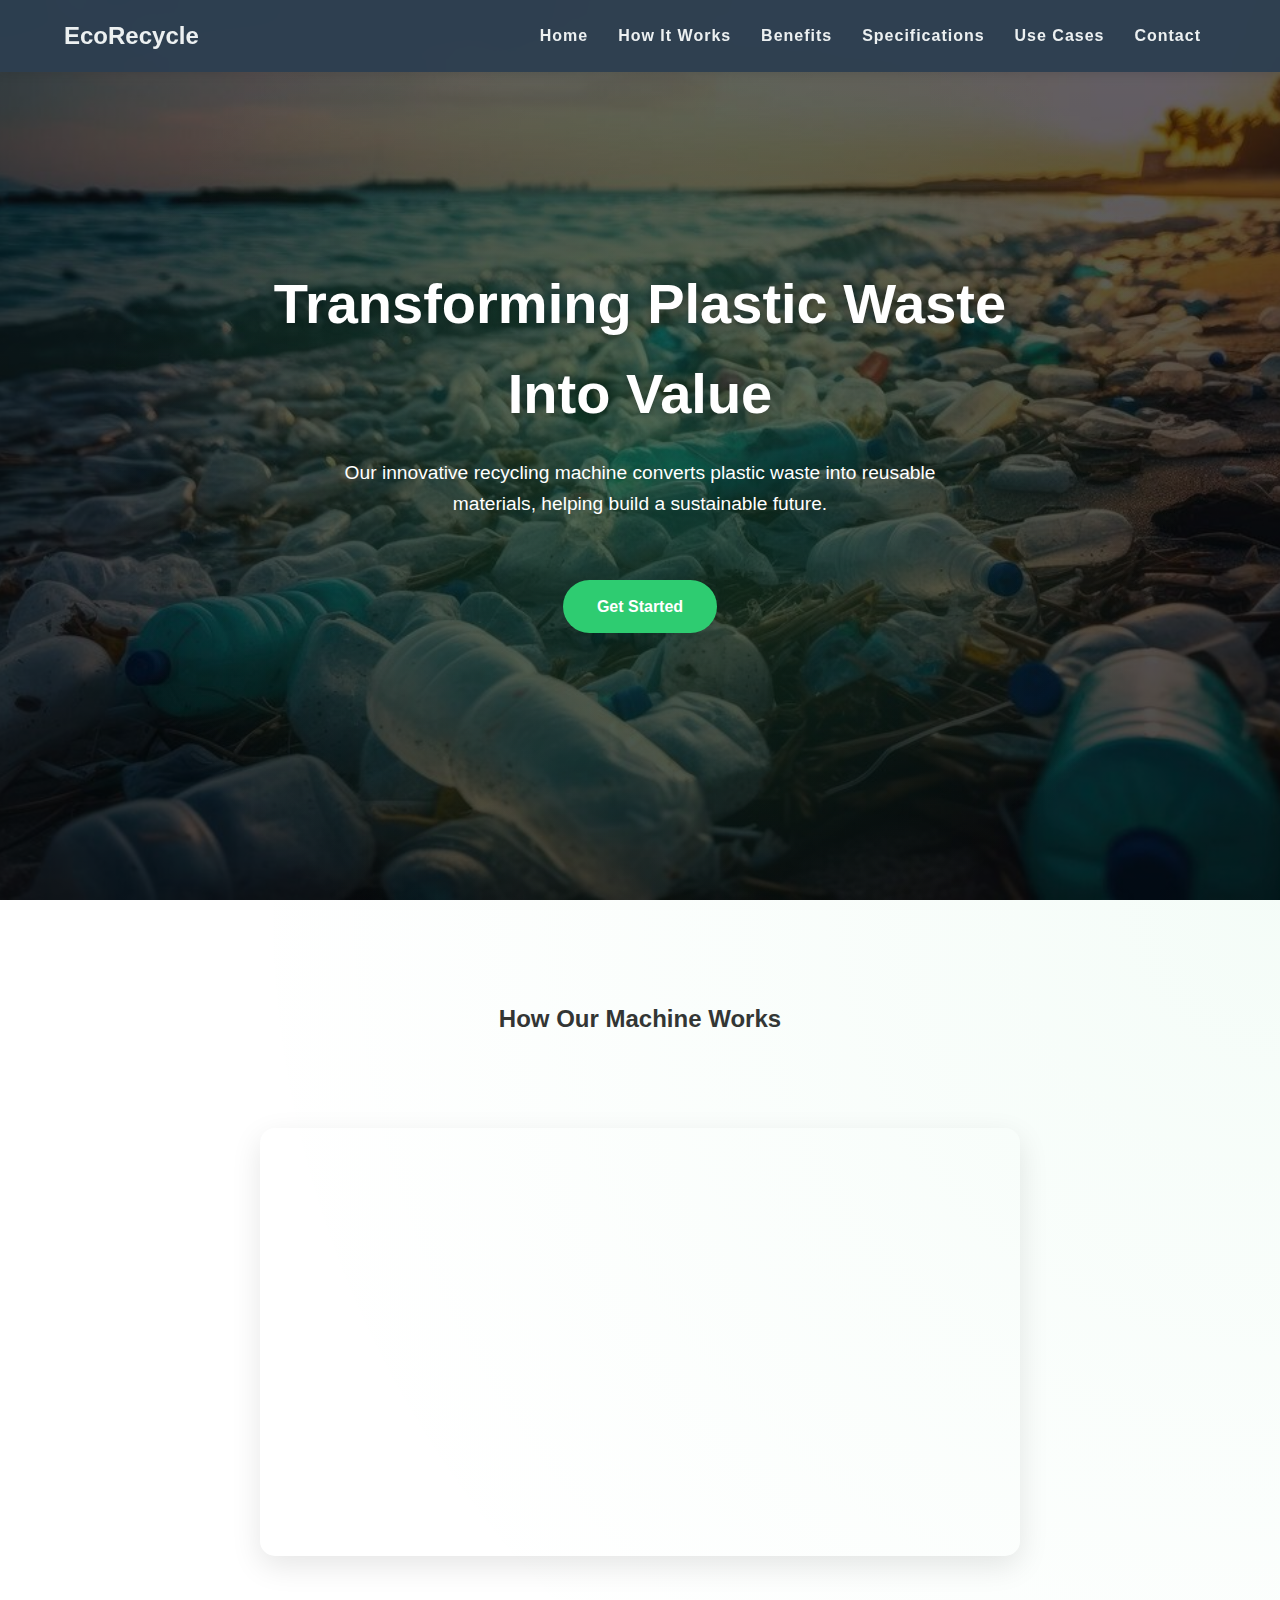
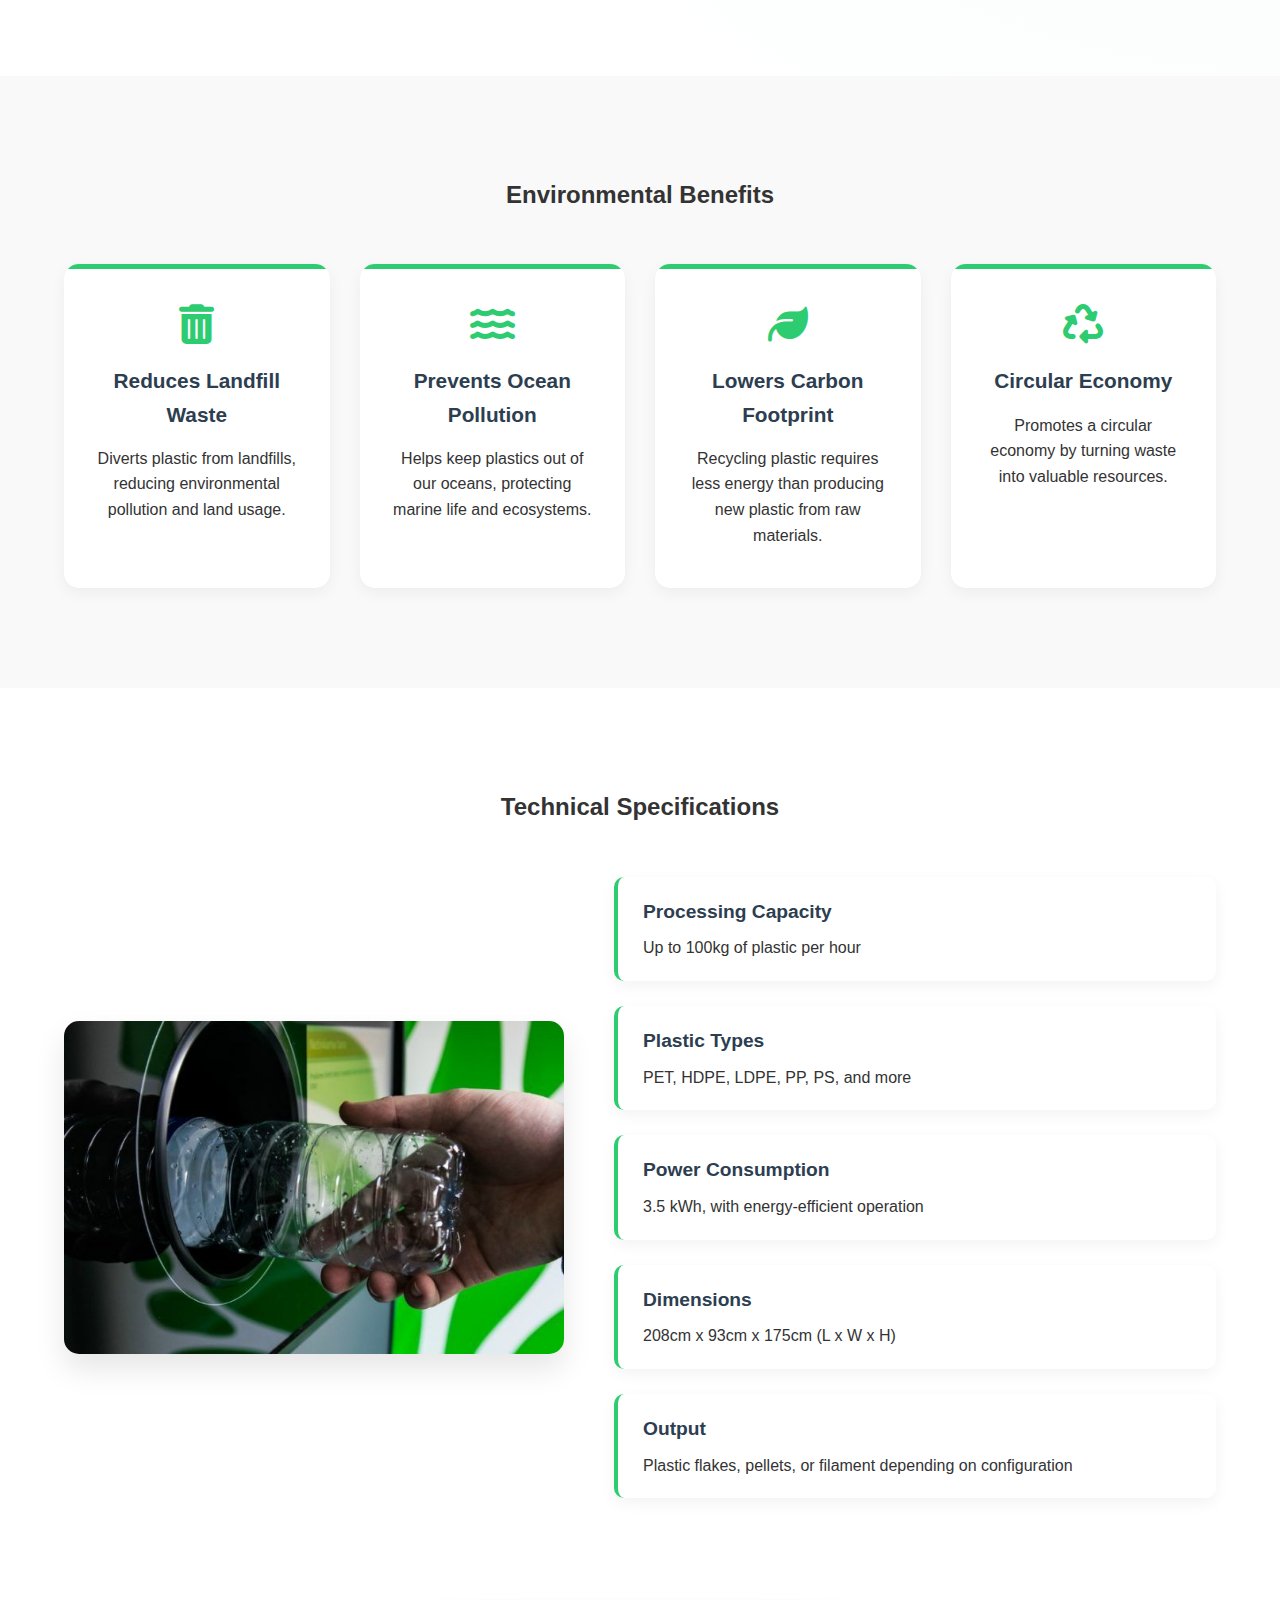
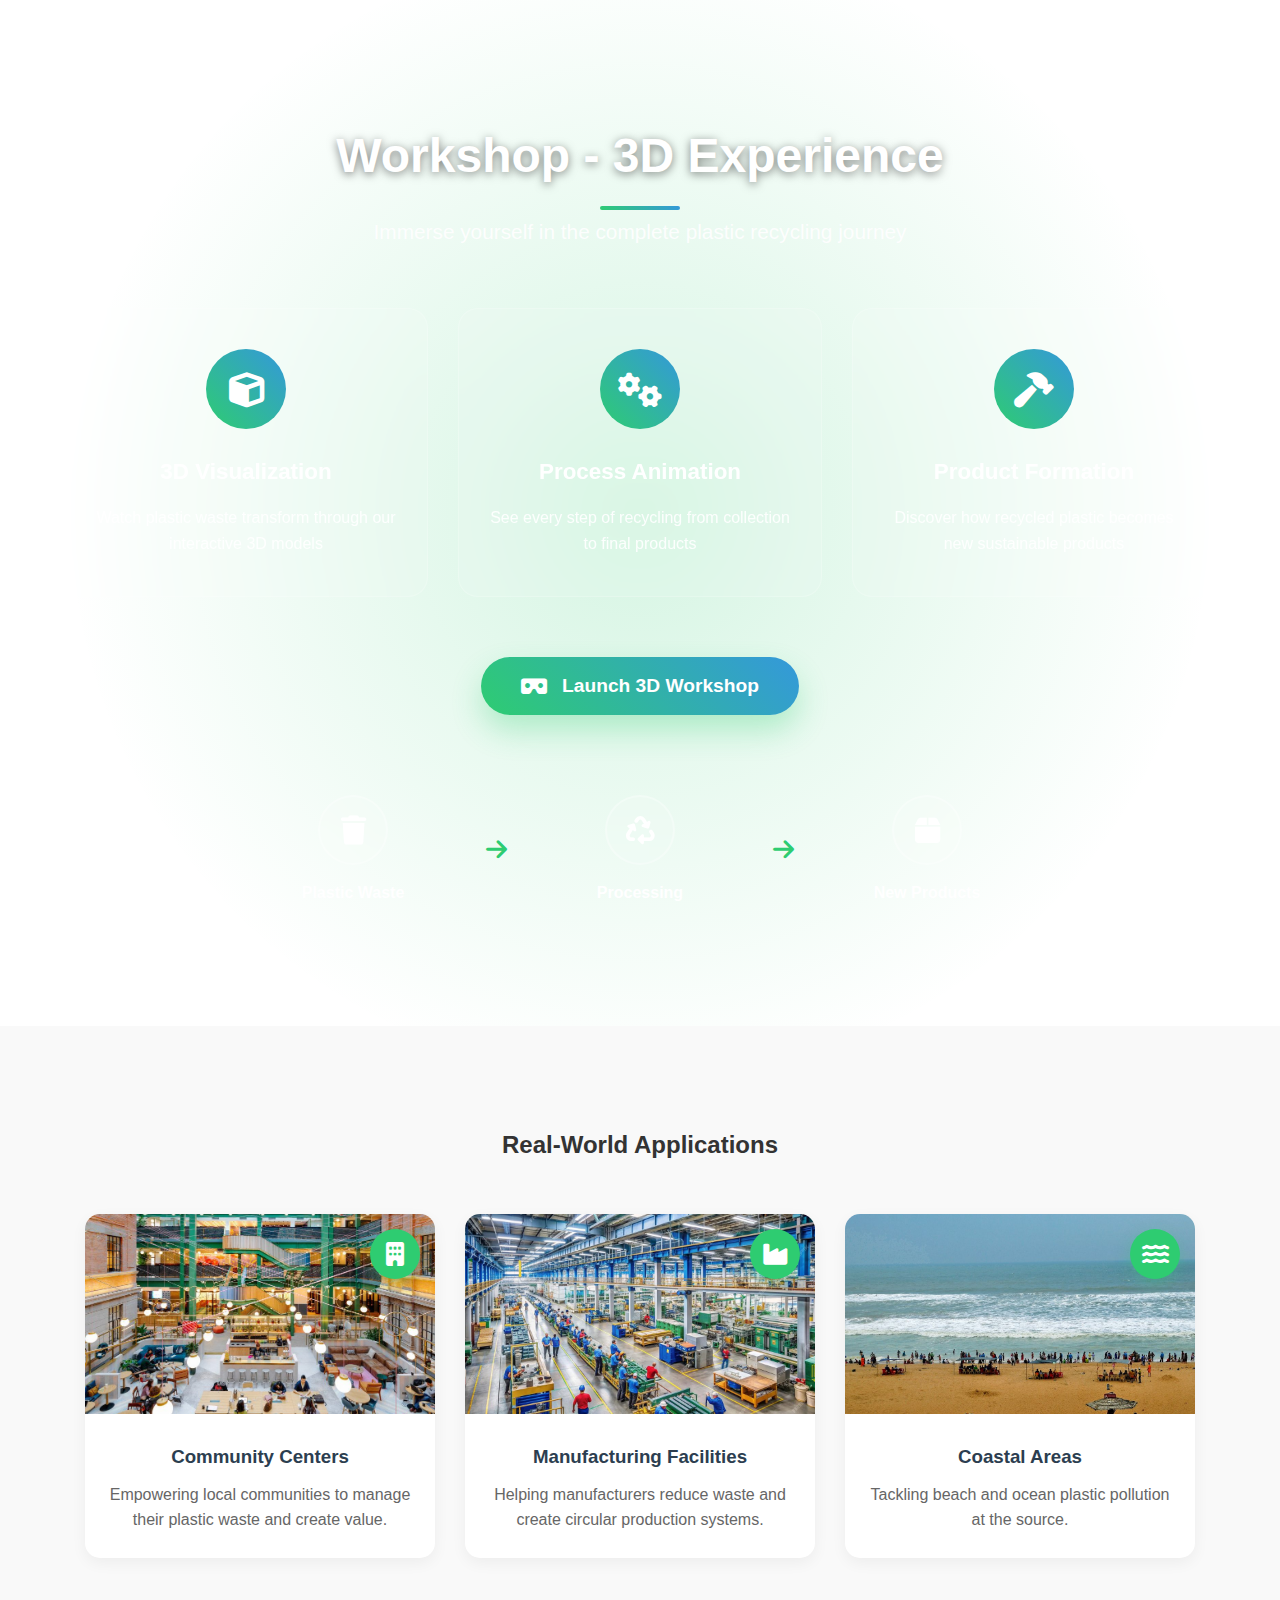
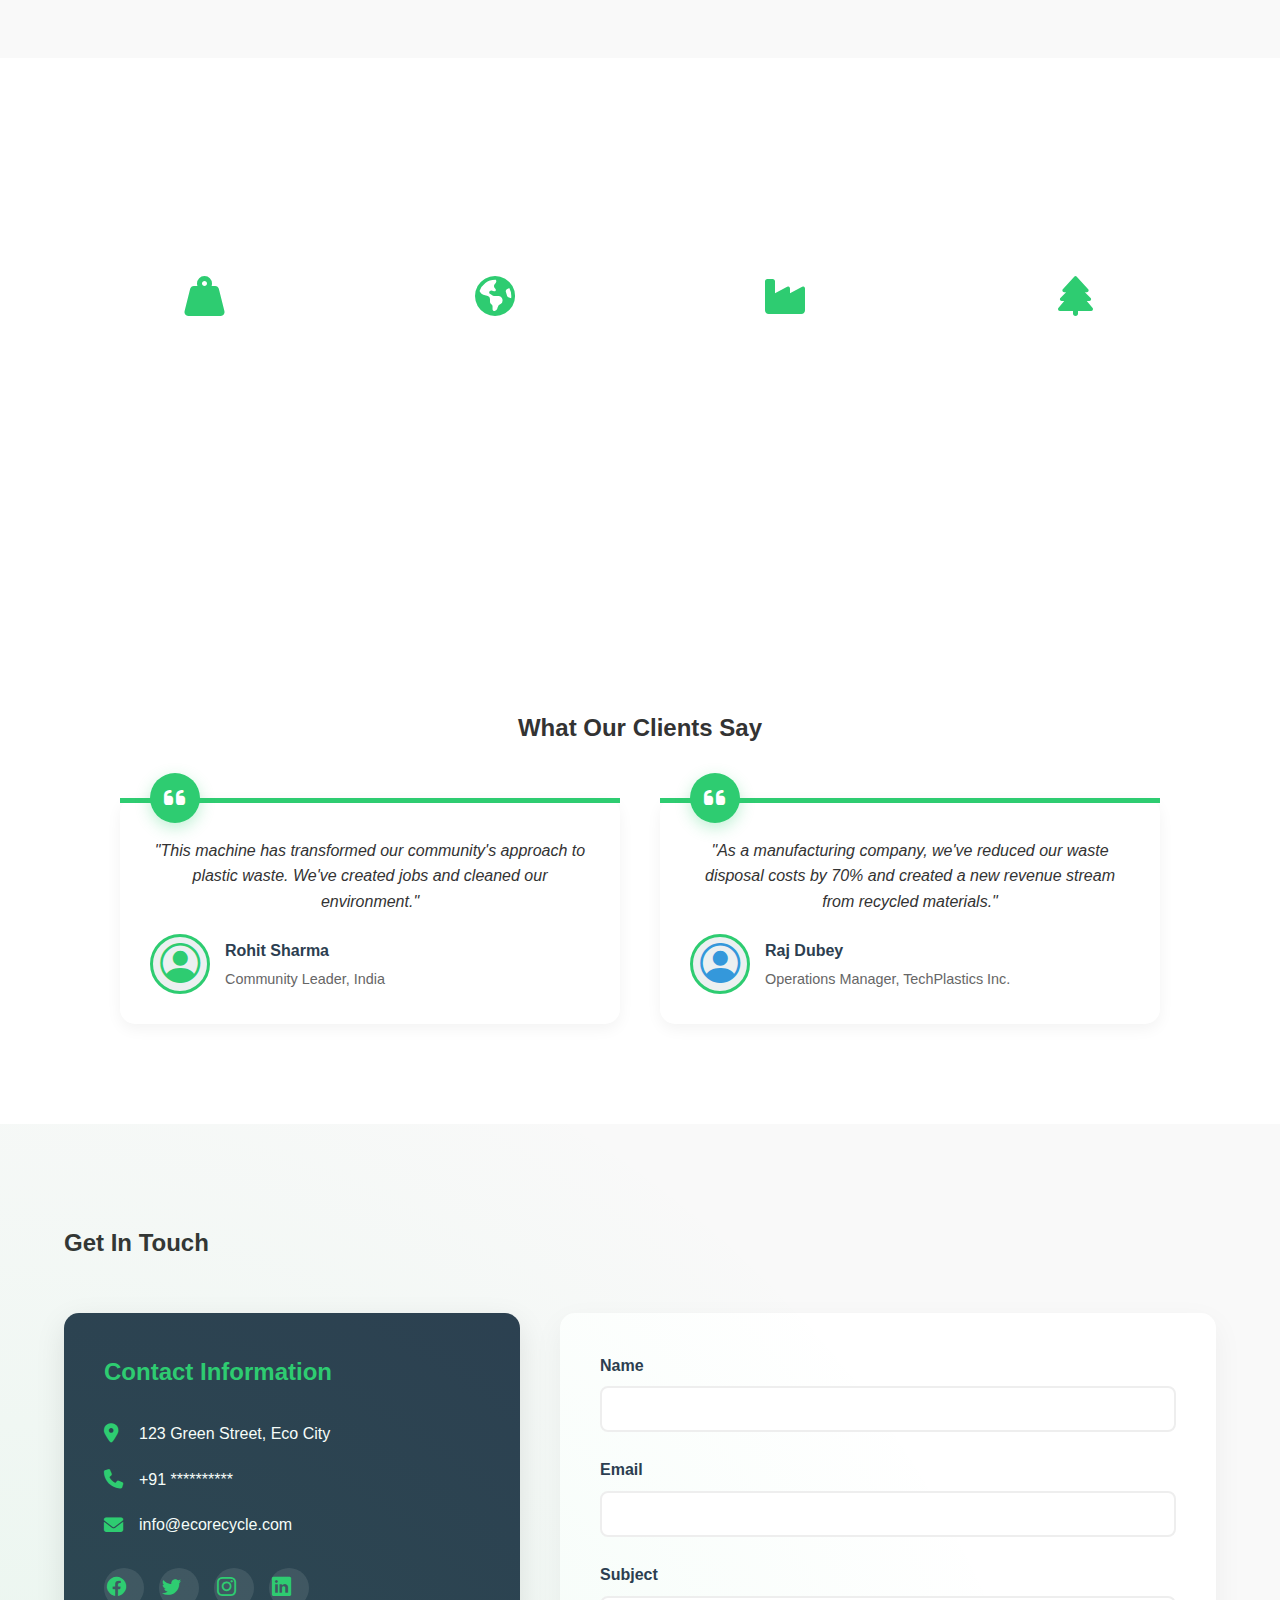
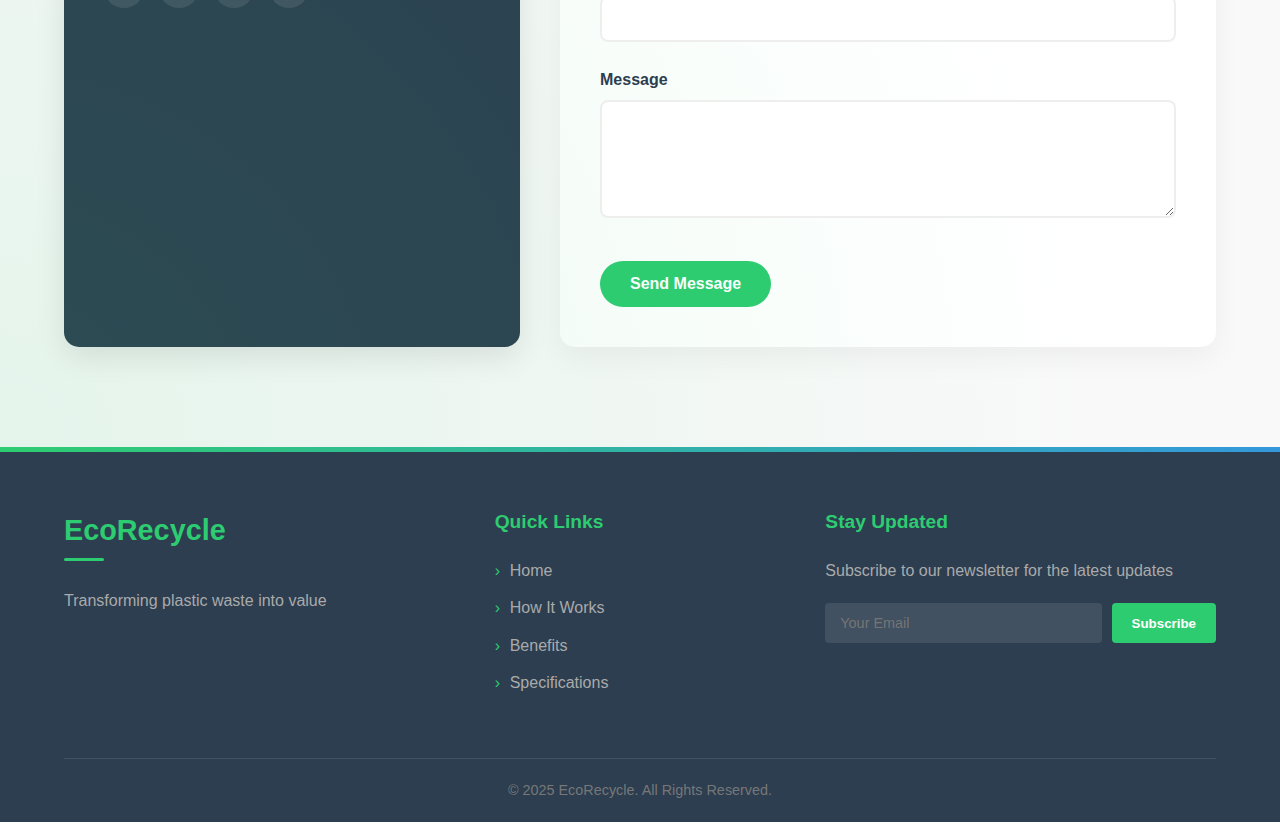
<file: index.html>
<!DOCTYPE html>
<html lang="en">

<head>
    <meta charset="UTF-8">
    <meta name="viewport" content="width=device-width, initial-scale=1.0">
    <title>EcoRecycle - Plastic Waste Recycling Machine</title>
    <link rel="stylesheet" href="styles.css">
    <link rel="stylesheet" href="https://cdnjs.cloudflare.com/ajax/libs/font-awesome/6.4.0/css/all.min.css">
    <link rel="stylesheet" href="https://cdn.jsdelivr.net/npm/bootstrap-icons@1.10.5/font/bootstrap-icons.css">
</head>

<body>
    <header>
        <nav>
            <div class="logo">EcoRecycle</div>
            <ul class="nav-links">
                <li><a href="#home">Home</a></li>
                <li><a href="#how-it-works">How It Works</a></li>
                <li><a href="#benefits">Benefits</a></li>
                <li><a href="#specs">Specifications</a></li>
                <li><a href="#use-cases">Use Cases</a></li>
                <li><a href="#contact">Contact</a></li>
            </ul>
            <div class="burger">
                <div class="line1"></div>
                <div class="line2"></div>
                <div class="line3"></div>
            </div>
        </nav>
    </header>

    <section id="home" class="hero">
        <div class="hero-content">
            <h1>Transforming Plastic Waste Into Value</h1>
            <p>Our innovative recycling machine converts plastic waste into reusable materials, helping build a
                sustainable future.</p>
            <a href="#contact" class="cta-button">Get Started</a>
        </div>
    </section>

    <section id="how-it-works" class="process">
        <h2>How Our Machine Works</h2>
        <div class="process-steps">
            <!-- Process steps here -->
        </div>
        <div class="video-container">
            <div class="video-wrapper">
                <iframe width="560" height="315" src="https://www.youtube.com/embed/WH-3H_-H1b8?si=uTtSpZJGiFe-J9Sq"
                    frameborder="0" allowfullscreen></iframe>
            </div>
        </div>
    </section>

    <!-- Benefits Section -->
    <section id="benefits" class="benefits">
        <h2>Environmental Benefits</h2>
        <div class="benefits-container">
            <div class="benefit-card">
                <i class="fas fa-trash-alt"></i>
                <h3>Reduces Landfill Waste</h3>
                <p>Diverts plastic from landfills, reducing environmental pollution and land usage.</p>
            </div>
            <div class="benefit-card">
                <i class="fas fa-water"></i>
                <h3>Prevents Ocean Pollution</h3>
                <p>Helps keep plastics out of our oceans, protecting marine life and ecosystems.</p>
            </div>
            <div class="benefit-card">
                <i class="fas fa-leaf"></i>
                <h3>Lowers Carbon Footprint</h3>
                <p>Recycling plastic requires less energy than producing new plastic from raw materials.</p>
            </div>
            <div class="benefit-card">
                <i class="fas fa-recycle"></i>
                <h3>Circular Economy</h3>
                <p>Promotes a circular economy by turning waste into valuable resources.</p>
            </div>
        </div>
    </section>

    <!-- Specifications Section -->
    <section id="specs" class="specs">
        <h2>Technical Specifications</h2>
        <div class="specs-container">
            <div class="specs-image">
                <img src="assets/bottle.jpg" alt="Recycling Machine Specifications">
            </div>
            <div class="specs-details">
                <div class="spec-item">
                    <h3>Processing Capacity</h3>
                    <p>Up to 100kg of plastic per hour</p>
                </div>
                <div class="spec-item">
                    <h3>Plastic Types</h3>
                    <p>PET, HDPE, LDPE, PP, PS, and more</p>
                </div>
                <div class="spec-item">
                    <h3>Power Consumption</h3>
                    <p>3.5 kWh, with energy-efficient operation</p>
                </div>
                <div class="spec-item">
                    <h3>Dimensions</h3>
                    <p>208cm x 93cm x 175cm (L x W x H)</p>
                </div>
                <div class="spec-item">
                    <h3>Output</h3>
                    <p>Plastic flakes, pellets, or filament depending on configuration</p>
                </div>
            </div>
        </div>
    </section>

    <!-- 3D Workshop Experience Section -->
    <section id="workshop-3d" class="workshop-3d-section">
        <div class="workshop-3d-overlay">
            <div class="workshop-3d-container">
                <h2>Workshop - 3D Experience</h2>
                <p class="workshop-3d-subtitle">Immerse yourself in the complete plastic recycling journey</p>

                <div class="experience-grid">
                    <div class="experience-card">
                        <div class="experience-icon">
                            <i class="fas fa-cube"></i>
                        </div>
                        <h3>3D Visualization</h3>
                        <p>Watch plastic waste transform through our interactive 3D models</p>
                    </div>

                    <div class="experience-card">
                        <div class="experience-icon">
                            <i class="fas fa-cogs"></i>
                        </div>
                        <h3>Process Animation</h3>
                        <p>See every step of recycling from collection to final products</p>
                    </div>

                    <div class="experience-card">
                        <div class="experience-icon">
                            <i class="fas fa-hammer"></i>
                        </div>
                        <h3>Product Formation</h3>
                        <p>Discover how recycled plastic becomes new sustainable products</p>
                    </div>
                </div>

                <div class="workshop-3d-demo">
                    <div class="demo-container">
                        <button type="button" id="launch-3d-workshop" class="workshop-3d-btn">
                            <i class="fas fa-vr-cardboard"></i>
                            Launch 3D Workshop
                        </button>
                    </div>
                </div>

                <div class="transformation-steps">
                    <div class="step-flow">
                        <div class="flow-step">
                            <div class="step-icon">
                                <i class="fas fa-trash"></i>
                            </div>
                            <span>Plastic Waste</span>
                        </div>
                        <div class="flow-arrow">
                            <i class="fas fa-arrow-right"></i>
                        </div>
                        <div class="flow-step">
                            <div class="step-icon">
                                <i class="fas fa-recycle"></i>
                            </div>
                            <span>Processing</span>
                        </div>
                        <div class="flow-arrow">
                            <i class="fas fa-arrow-right"></i>
                        </div>
                        <div class="flow-step">
                            <div class="step-icon">
                                <i class="fas fa-box"></i>
                            </div>
                            <span>New Products</span>
                        </div>
                    </div>
                </div>
            </div>
        </div>
    </section>

    <!-- Use Cases Section -->
    <section id="use-cases" class="use-cases">
        <h2>Real-World Applications</h2>
        <div class="cases-container">
            <div class="case-card">
                <div class="case-icon"><i class="fas fa-building"></i></div>
                <img src="assets/community.png" alt="Community Recycling Center">
                <h3>Community Centers</h3>
                <p>Empowering local communities to manage their plastic waste and create value.</p>
            </div>
            <div class="case-card">
                <div class="case-icon"><i class="fas fa-industry"></i></div>
                <img src="assets/industry.png" alt="Manufacturing Facility">
                <h3>Manufacturing Facilities</h3>
                <p>Helping manufacturers reduce waste and create circular production systems.</p>
            </div>
            <div class="case-card">
                <div class="case-icon"><i class="fas fa-water"></i></div>
                <img src="assets/coastal.png" alt="Coastal Area">
                <h3>Coastal Areas</h3>
                <p>Tackling beach and ocean plastic pollution at the source.</p>
            </div>
        </div>
    </section>

    <!-- Impact Statistics -->
    <section class="impact">
        <h2>Our Impact</h2>
        <div class="stats-container">
            <div class="stat-box">
                <i class="fas fa-weight-hanging"></i>
                <span class="counter" data-target="5000">0</span>
                <p>Tons of Plastic Recycled</p>
            </div>
            <div class="stat-box">
                <i class="fas fa-globe-americas"></i>
                <span class="counter" data-target="25">0</span>
                <p>Countries Using Our Machines</p>
            </div>
            <div class="stat-box">
                <i class="fas fa-industry"></i>
                <span class="counter" data-target="350">0</span>
                <p>Machines Deployed</p>
            </div>
            <div class="stat-box">
                <i class="fas fa-tree"></i>
                <span class="counter" data-target="12000">0</span>
                <p>CO₂ Tons Saved</p>
            </div>
        </div>
    </section>

    <!-- Testimonials -->
    <section class="testimonials">
        <h2>What Our Clients Say</h2>
        <div class="testimonial-container">
            <div class="testimonial">
                <div class="testimonial-icon"><i class="fas fa-quote-left"></i></div>
                <div class="testimonial-text">
                    <p>"This machine has transformed our community's approach to plastic waste. We've created jobs and
                        cleaned our environment."</p>
                </div>
                <div class="testimonial-author">
                    <div class="author-image">
                        <i class="bi bi-person-circle"></i>
                    </div>
                    <div>
                        <h4>Rohit Sharma</h4>
                        <p>Community Leader, India</p>
                    </div>
                </div>
            </div>
            <div class="testimonial">
                <div class="testimonial-icon"><i class="fas fa-quote-left"></i></div>
                <div class="testimonial-text">
                    <p>"As a manufacturing company, we've reduced our waste disposal costs by 70% and created a new
                        revenue stream from recycled materials."</p>
                </div>
                <div class="testimonial-author">
                    <div class="author-image">
                        <i class="bi bi-person-circle"></i>
                    </div>
                    <div>
                        <h4>Raj Dubey</h4>
                        <p>Operations Manager, TechPlastics Inc.</p>
                    </div>
                </div>
            </div>
        </div>
    </section>

    <!-- Contact Form -->
    <section id="contact" class="contact">
        <h2>Get In Touch</h2>
        <div class="contact-container">
            <div class="contact-info">
                <h3>Contact Information</h3>
                <p><i class="fas fa-map-marker-alt"></i> 123 Green Street, Eco City</p>
                <p><i class="fas fa-phone"></i> +91 **********</p>
                <p><i class="fas fa-envelope"></i> info@ecorecycle.com</p>
                <div class="social-links">
                    <a href="#"><i class="bi bi-facebook"></i></a>
                    <a href="#"><i class="bi bi-twitter"></i></a>
                    <a href="#"><i class="bi bi-instagram"></i></a>
                    <a href="#"><i class="bi bi-linkedin"></i></a>
                </div>
            </div>
            <form class="contact-form">
                <div class="form-group">
                    <label for="name">Name</label>
                    <input type="text" id="name" name="name" required>
                </div>
                <div class="form-group">
                    <label for="email">Email</label>
                    <input type="email" id="email" name="email" required>
                </div>
                <div class="form-group">
                    <label for="subject">Subject</label>
                    <input type="text" id="subject" name="subject">
                </div>
                <div class="form-group">
                    <label for="message">Message</label>
                    <textarea id="message" name="message" rows="5" required></textarea>
                </div>
                <button type="submit" class="submit-btn">Send Message</button>
            </form>
        </div>
    </section>

    <!-- Workshop Modal -->
    <div id="workshop-modal" class="workshop-modal">
        <div class="modal-content-workshop">
            <span class="close-workshop">&times;</span>
            <iframe id="workshop-frame" src="" width="100%" height="100%" frameborder="0"></iframe>
        </div>
    </div>

    <footer>
        <div class="footer-content">
            <div class="footer-logo">
                <h3>EcoRecycle</h3>
                <p>Transforming plastic waste into value</p>
            </div>
            <div class="footer-links">
                <h4>Quick Links</h4>
                <ul>
                    <li><a href="#home">Home</a></li>
                    <li><a href="#how-it-works">How It Works</a></li>
                    <li><a href="#benefits">Benefits</a></li>
                    <li><a href="#specs">Specifications</a></li>
                </ul>
            </div>
            <div class="footer-newsletter">
                <h4>Stay Updated</h4>
                <p>Subscribe to our newsletter for the latest updates</p>
                <form>
                    <input type="email" placeholder="Your Email">
                    <button type="submit">Subscribe</button>
                </form>
            </div>
        </div>
        <div class="footer-bottom">
            <p>&copy; 2025 EcoRecycle. All Rights Reserved.</p>
        </div>
    </footer>
</body>

<script src="script.js"></script>

</html>
</file>
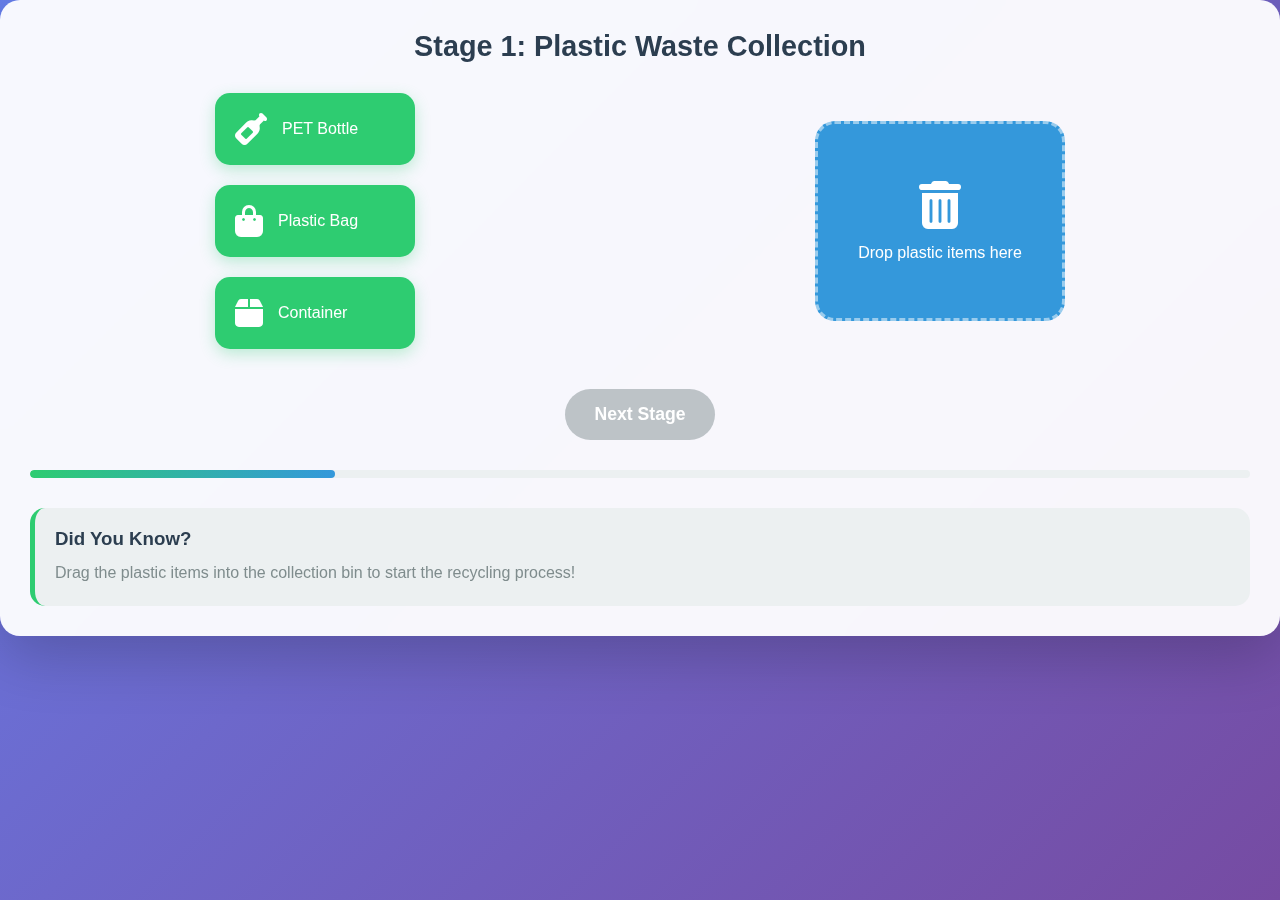
<file: workshop.html>
<!DOCTYPE html>
<html lang="en">

<head>
    <meta charset="UTF-8">
    <meta name="viewport" content="width=device-width, initial-scale=1.0">
    <title>3D Plastic Recycling Workshop</title>
    <link rel="stylesheet" href="workshop.css">
    <link rel="stylesheet" href="https://cdnjs.cloudflare.com/ajax/libs/font-awesome/6.4.0/css/all.min.css">
</head>

<body>
    <div class="workshop-content">
        <div class="stage-container">
            <div class="stage active" id="stage-1">
                <h2>Stage 1: Plastic Waste Collection</h2>
                <div class="stage-visual">
                    <div class="plastic-items">
                        <div class="plastic-item bottle" draggable="true">
                            <i class="fas fa-wine-bottle"></i>
                            <span>PET Bottle</span>
                        </div>
                        <div class="plastic-item bag" draggable="true">
                            <i class="fas fa-shopping-bag"></i>
                            <span>Plastic Bag</span>
                        </div>
                        <div class="plastic-item container" draggable="true">
                            <i class="fas fa-box"></i>
                            <span>Container</span>
                        </div>
                    </div>
                    <div class="collection-bin">
                        <i class="fas fa-trash-alt"></i>
                        <span>Drop plastic items here</span>
                    </div>
                </div>
                <button class="next-stage-btn" disabled>Next Stage</button>
            </div>

            <div class="stage" id="stage-2">
                <h2>Stage 2: Sorting & Cleaning</h2>
                <div class="stage-visual">
                    <div class="sorting-machine">
                        <i class="fas fa-cogs"></i>
                        <span>Automated Sorting</span>
                    </div>
                    <div class="cleaning-process">
                        <i class="fas fa-tint"></i>
                        <span>Cleaning Process</span>
                    </div>
                </div>
                <button class="next-stage-btn">Next Stage</button>
            </div>

            <div class="stage" id="stage-3">
                <h2>Stage 3: Shredding & Melting</h2>
                <div class="stage-visual">
                    <div class="shredder">
                        <i class="fas fa-cut"></i>
                        <span>Shredding</span>
                    </div>
                    <div class="melting-chamber">
                        <i class="fas fa-fire"></i>
                        <span>Melting</span>
                    </div>
                </div>
                <button class="next-stage-btn">Next Stage</button>
            </div>

            <div class="stage" id="stage-4">
                <h2>Stage 4: Product Formation</h2>
                <div class="stage-visual">
                    <div class="molding-machine">
                        <i class="fas fa-hammer"></i>
                        <span>Molding</span>
                    </div>
                    <div class="final-products">
                        <div class="product">
                            <i class="fas fa-chair"></i>
                            <span>Furniture</span>
                        </div>
                        <div class="product">
                            <i class="fas fa-th-large"></i>
                            <span>Tiles</span>
                        </div>
                        <div class="product">
                            <i class="fas fa-cube"></i>
                            <span>Bricks</span>
                        </div>
                    </div>
                </div>
                <button class="restart-btn">Restart Workshop</button>
            </div>
        </div>

        <div class="progress-bar">
            <div class="progress-fill"></div>
            <div class="progress-steps">
                <div class="step active">1</div>
                <div class="step">2</div>
                <div class="step">3</div>
                <div class="step">4</div>
            </div>
        </div>

        <div class="info-panel">
            <h3>Did You Know?</h3>
            <p id="info-text">Drag the plastic items into the collection bin to start the recycling process!</p>
        </div>
    </div>

    <script src="workshop.js"></script>
</body>

</html>
</file>
<file: styles.css>
:root {
    --primary-color: #2ecc71;
    --secondary-color: #27ae60;
    --dark-color: #2c3e50;
    --light-color: #ecf0f1;
    --accent-color: #3498db;
    --hover-shadow: 0 10px 25px rgba(46, 204, 113, 0.3);
}

* {
    margin: 0;
    padding: 0;
    box-sizing: border-box;
}

body {
    font-family: 'Segoe UI', Tahoma, Geneva, Verdana, sans-serif;
    line-height: 1.6;
    color: #333;
    overflow-x: hidden;
}

/* Enhanced Navigation */
nav {
    display: flex;
    justify-content: space-between;
    align-items: center;
    min-height: 8vh;
    background-color: rgba(44, 62, 80, 0.95);
    backdrop-filter: blur(10px);
    padding: 0 5%;
    position: fixed;
    width: 100%;
    z-index: 100;
    box-shadow: 0 2px 10px rgba(0, 0, 0, 0.1);
    transition: all 0.3s ease;
}

nav.scrolled {
    min-height: 6vh;
    background-color: rgba(44, 62, 80, 0.98);
}

.logo {
    color: var(--light-color);
    font-size: 1.5rem;
    font-weight: bold;
    position: relative;
    overflow: hidden;
}

.logo::after {
    content: '';
    position: absolute;
    bottom: 0;
    left: 0;
    width: 0;
    height: 2px;
    background-color: var(--primary-color);
    transition: width 0.3s ease;
}

.logo:hover::after {
    width: 100%;
}

.nav-links {
    display: flex;
    justify-content: space-around;
    width: 60%;
}

.nav-links li {
    list-style: none;
    position: relative;
}

.nav-links a {
    color: var(--light-color);
    text-decoration: none;
    letter-spacing: 1px;
    font-weight: bold;
    transition: 0.3s;
    padding: 8px 12px;
    border-radius: 4px;
}

.nav-links a::after {
    content: '';
    position: absolute;
    bottom: -5px;
    left: 50%;
    width: 0;
    height: 2px;
    background-color: var(--primary-color);
    transition: all 0.3s ease;
    transform: translateX(-50%);
}

.nav-links a:hover {
    color: var(--primary-color);
}

.nav-links a:hover::after {
    width: 70%;
}

/* Burger menu with animation */
.burger {
    display: none;
    cursor: pointer;
}

.burger div {
    width: 25px;
    height: 3px;
    background-color: var(--light-color);
    margin: 5px;
    transition: all 0.3s ease;
}

.toggle .line1 {
    transform: rotate(-45deg) translate(-5px, 6px);
}

.toggle .line2 {
    opacity: 0;
}

.toggle .line3 {
    transform: rotate(45deg) translate(-5px, -6px);
}

/* Enhanced Hero Section */
.hero {
    height: 100vh;
    background: linear-gradient(rgba(0, 0, 0, 0.6), rgba(0, 0, 0, 0.7)), url('assets/plasticwaste.jpg');
    background-size: cover;
    background-position: center;
    background-attachment: fixed;
    display: flex;
    align-items: center;
    justify-content: center;
    text-align: center;
    color: white;
    position: relative;
    overflow: hidden;
}

.hero::before {
    content: '';
    position: absolute;
    top: 0;
    left: 0;
    width: 100%;
    height: 100%;
    background: radial-gradient(circle, rgba(46, 204, 113, 0.2) 0%, rgba(0, 0, 0, 0) 70%);
}

.hero-content {
    max-width: 800px;
    padding: 0 20px;
    position: relative;
    z-index: 1;
    animation: fadeIn 1.5s ease-out;
}

@keyframes fadeIn {
    from { opacity: 0; transform: translateY(20px); }
    to { opacity: 1; transform: translateY(0); }
}

.hero h1 {
    font-size: 3.5rem;
    margin-bottom: 20px;
    text-shadow: 0 2px 10px rgba(0, 0, 0, 0.3);
}

.hero p {
    font-size: 1.2rem;
    margin-bottom: 30px;
    max-width: 600px;
    margin-left: auto;
    margin-right: auto;
}

.cta-button {
    display: inline-block;
    background-color: var(--primary-color);
    color: white;
    padding: 14px 34px;
    border-radius: 50px;
    text-decoration: none;
    font-weight: bold;
    margin-top: 30px;
    transition: all 0.4s cubic-bezier(0.175, 0.885, 0.32, 1.275);
    position: relative;
    overflow: hidden;
    z-index: 1;
}

.cta-button::before {
    content: '';
    position: absolute;
    top: 0;
    left: 0;
    width: 0;
    height: 100%;
    background-color: var(--secondary-color);
    transition: all 0.4s ease-in-out;
    z-index: -1;
    border-radius: 50px;
}

.cta-button:hover {
    transform: translateY(-5px);
    box-shadow: var(--hover-shadow);
}

.cta-button:hover::before {
    width: 100%;
}

/* Enhanced Process Section */
.process {
    padding: 100px 5%;
    text-align: center;
    position: relative;
}

.process::before {
    content: '';
    position: absolute;
    top: 0;
    left: 0;
    width: 100%;
    height: 100%;
    background: radial-gradient(circle at top right, rgba(46, 204, 113, 0.05) 0%, rgba(255, 255, 255, 0) 70%);
    pointer-events: none;
}

.section-title {
    font-size: 2.5rem;
    margin-bottom: 60px;
    color: var(--dark-color);
    position: relative;
    display: inline-block;
}

.section-title::after {
    content: '';
    position: absolute;
    width: 70px;
    height: 4px;
    background-color: var(--primary-color);
    bottom: -15px;
    left: 50%;
    transform: translateX(-50%);
    border-radius: 2px;
}

.process-steps {
    display: flex;
    justify-content: space-around;
    flex-wrap: wrap;
    margin-bottom: 70px;
    gap: 30px;
}

.step-card {
    flex: 1 1 250px;
    max-width: 300px;
    background-color: white;
    padding: 30px;
    border-radius: 15px;
    box-shadow: 0 5px 20px rgba(0, 0, 0, 0.05);
    transition: all 0.3s ease;
    position: relative;
    z-index: 1;
    overflow: hidden;
}

.step-card::before {
    content: '';
    position: absolute;
    top: 0;
    left: 0;
    width: 100%;
    height: 0;
    background: linear-gradient(to bottom, rgba(46, 204, 113, 0.1), transparent);
    transition: height 0.5s ease;
    z-index: -1;
}

.step-card:hover {
    transform: translateY(-10px);
    box-shadow: 0 15px 30px rgba(0, 0, 0, 0.1);
}

.step-card:hover::before {
    height: 100%;
}

.step-number {
    display: inline-block;
    width: 50px;
    height: 50px;
    background-color: var(--primary-color);
    color: white;
    border-radius: 50%;
    line-height: 50px;
    font-size: 1.5rem;
    font-weight: bold;
    margin-bottom: 20px;
    transition: all 0.3s ease;
}

.step-card:hover .step-number {
    transform: scale(1.1);
    box-shadow: 0 0 15px rgba(46, 204, 113, 0.5);
}

/* Enhanced Benefits Section */
.benefits {
    padding: 100px 5%;
    background-color: #f9f9f9;
    text-align: center;
    position: relative;
}

.benefits-container {
    display: flex;
    flex-wrap: wrap;
    justify-content: center;
    gap: 30px;
    margin-top: 50px;
}

.benefit-card {
    background-color: white;
    border-radius: 15px;
    padding: 40px 30px;
    box-shadow: 0 5px 15px rgba(0, 0, 0, 0.05);
    flex: 1 1 250px;
    max-width: 300px;
    transition: all 0.4s ease;
    position: relative;
    overflow: hidden;
    z-index: 1;
}

.benefit-card::before {
    content: '';
    position: absolute;
    top: 0;
    left: 0;
    width: 100%;
    height: 5px;
    background-color: var(--primary-color);
    transition: all 0.3s ease;
}

.benefit-card:hover {
    transform: translateY(-15px);
    box-shadow: 0 15px 30px rgba(0, 0, 0, 0.1);
}

.benefit-card:hover::before {
    height: 10px;
}

.benefit-card i {
    font-size: 2.5rem;
    color: var(--primary-color);
    margin-bottom: 20px;
    transition: all 0.3s ease;
}

.benefit-card:hover i {
    transform: scale(1.2);
    color: var(--secondary-color);
}

.benefit-card h3 {
    margin-bottom: 15px;
    font-size: 1.3rem;
    color: var(--dark-color);
}

/* Enhanced Specs Section */
.specs {
    padding: 100px 5%;
    text-align: center;
}

.specs-container {
    display: flex;
    flex-wrap: wrap;
    align-items: center;
    justify-content: space-between;
    gap: 50px;
    margin-top: 50px;
}

.specs-image {
    flex: 1 1 400px;
    max-width: 500px;
    border-radius: 15px;
    overflow: hidden;
    box-shadow: 0 15px 30px rgba(0, 0, 0, 0.1);
    transition: all 0.3s ease;
}

.specs-image:hover {
    transform: scale(1.03);
    box-shadow: 0 20px 40px rgba(0, 0, 0, 0.15);
}

.specs-image img {
    width: 100%;
    height: auto;
    display: block;
    transition: all 0.5s ease;
}

.specs-image:hover img {
    transform: scale(1.05);
}

.specs-details {
    flex: 1 1 400px;
    display: flex;
    flex-direction: column;
    gap: 25px;
    text-align: left;
}

.spec-item {
    background-color: white;
    padding: 20px 25px;
    border-radius: 10px;
    box-shadow: 0 5px 15px rgba(0, 0, 0, 0.05);
    transition: all 0.3s ease;
    border-left: 4px solid var(--primary-color);
}

.spec-item:hover {
    transform: translateX(10px);
    box-shadow: 0 8px 20px rgba(0, 0, 0, 0.1);
}

.spec-item h3 {
    color: var(--dark-color);
    margin-bottom: 8px;
    font-size: 1.2rem;
}

/* 3D Workshop Experience Section */
.workshop-3d-section {
    position: relative;
    padding: 120px 5%;
    background: linear-gradient(rgba(0, 0, 0, 0.7), rgba(0, 0, 0, 0.8)), url('assets/plasticwaste.jpg');
    background-size: cover;
    background-position: center;
    background-attachment: fixed;
    color: white;
    text-align: center;
    overflow: hidden;
}

.workshop-3d-section::before {
    content: '';
    position: absolute;
    top: 0;
    left: 0;
    width: 100%;
    height: 100%;
    background: radial-gradient(circle at center, rgba(46, 204, 113, 0.2) 0%, rgba(0, 0, 0, 0) 70%);
    pointer-events: none;
}

.workshop-3d-overlay {
    position: relative;
    z-index: 2;
}

.workshop-3d-container {
    max-width: 1200px;
    margin: 0 auto;
}

.workshop-3d-section h2 {
    font-size: 3rem;
    margin-bottom: 20px;
    color: white;
    text-shadow: 0 2px 10px rgba(0, 0, 0, 0.5);
    position: relative;
}

.workshop-3d-section h2::after {
    content: '';
    position: absolute;
    width: 80px;
    height: 4px;
    background: linear-gradient(45deg, var(--primary-color), var(--accent-color));
    bottom: -15px;
    left: 50%;
    transform: translateX(-50%);
    border-radius: 2px;
}

.workshop-3d-subtitle {
    font-size: 1.3rem;
    margin-bottom: 60px;
    opacity: 0.9;
    max-width: 600px;
    margin-left: auto;
    margin-right: auto;
}

.experience-grid {
    display: grid;
    grid-template-columns: repeat(auto-fit, minmax(300px, 1fr));
    gap: 30px;
    margin-bottom: 60px;
}

.experience-card {
    background: rgba(255, 255, 255, 0.1);
    backdrop-filter: blur(10px);
    border: 1px solid rgba(255, 255, 255, 0.2);
    border-radius: 20px;
    padding: 40px 30px;
    transition: all 0.4s ease;
    position: relative;
    overflow: hidden;
}

.experience-card::before {
    content: '';
    position: absolute;
    top: 0;
    left: 0;
    width: 100%;
    height: 100%;
    background: linear-gradient(135deg, rgba(46, 204, 113, 0.1), rgba(52, 152, 219, 0.1));
    opacity: 0;
    transition: opacity 0.3s ease;
}

.experience-card:hover {
    transform: translateY(-15px);
    background: rgba(255, 255, 255, 0.15);
    box-shadow: 0 20px 40px rgba(0, 0, 0, 0.3);
}

.experience-card:hover::before {
    opacity: 1;
}

.experience-icon {
    width: 80px;
    height: 80px;
    background: linear-gradient(45deg, var(--primary-color), var(--accent-color));
    border-radius: 50%;
    display: flex;
    align-items: center;
    justify-content: center;
    margin: 0 auto 25px;
    transition: all 0.3s ease;
    position: relative;
    z-index: 2;
}

.experience-card:hover .experience-icon {
    transform: scale(1.1) rotate(10deg);
    box-shadow: 0 10px 30px rgba(46, 204, 113, 0.4);
}

.experience-icon i {
    font-size: 2.2rem;
    color: white;
}

.experience-card h3 {
    font-size: 1.4rem;
    margin-bottom: 15px;
    color: white;
    position: relative;
    z-index: 2;
}

.experience-card p {
    opacity: 0.9;
    line-height: 1.6;
    position: relative;
    z-index: 2;
}

.workshop-3d-demo {
    margin: 60px 0;
}

.demo-container {
    max-width: 600px;
    margin: 0 auto;
}

.demo-preview {
    background: rgba(255, 255, 255, 0.1);
    backdrop-filter: blur(15px);
    border-radius: 20px;
    padding: 60px 40px;
    margin-bottom: 30px;
    border: 2px solid rgba(255, 255, 255, 0.2);
    transition: all 0.3s ease;
    cursor: pointer;
}

.demo-preview:hover {
    background: rgba(255, 255, 255, 0.15);
    transform: scale(1.02);
}

.preview-content i {
    font-size: 4rem;
    color: var(--primary-color);
    margin-bottom: 20px;
    transition: all 0.3s ease;
}

.demo-preview:hover .preview-content i {
    transform: scale(1.1);
    color: var(--accent-color);
}

.preview-content h4 {
    font-size: 1.5rem;
    margin-bottom: 10px;
    color: white;
}

.preview-content p {
    opacity: 0.9;
}

.workshop-3d-btn {
    background: linear-gradient(45deg, var(--primary-color), var(--accent-color));
    color: white;
    border: none;
    padding: 18px 40px;
    border-radius: 50px;
    font-size: 1.2rem;
    font-weight: bold;
    cursor: pointer;
    transition: all 0.4s ease;
    display: flex;
    align-items: center;
    gap: 15px;
    margin: 0 auto;
    box-shadow: 0 15px 30px rgba(46, 204, 113, 0.3);
    position: relative;
    overflow: hidden;
}

.workshop-3d-btn::before {
    content: '';
    position: absolute;
    top: 0;
    left: -100%;
    width: 100%;
    height: 100%;
    background: linear-gradient(90deg, transparent, rgba(255, 255, 255, 0.2), transparent);
    transition: left 0.5s ease;
}

.workshop-3d-btn:hover {
    transform: translateY(-5px);
    box-shadow: 0 20px 40px rgba(46, 204, 113, 0.4);
}

.workshop-3d-btn:hover::before {
    left: 100%;
}

.workshop-3d-btn i {
    font-size: 1.3rem;
}

.transformation-steps {
    margin-top: 80px;
}

.step-flow {
    display: flex;
    align-items: center;
    justify-content: center;
    flex-wrap: wrap;
    gap: 20px;
    max-width: 800px;
    margin: 0 auto;
}

.flow-step {
    display: flex;
    flex-direction: column;
    align-items: center;
    gap: 15px;
    flex: 1;
    min-width: 150px;
}

.flow-step .step-icon {
    width: 70px;
    height: 70px;
    background: rgba(255, 255, 255, 0.1);
    backdrop-filter: blur(10px);
    border: 2px solid rgba(255, 255, 255, 0.3);
    border-radius: 50%;
    display: flex;
    align-items: center;
    justify-content: center;
    transition: all 0.3s ease;
}

.flow-step:hover .step-icon {
    background: var(--primary-color);
    border-color: var(--primary-color);
    transform: scale(1.1);
}

.flow-step .step-icon i {
    font-size: 1.8rem;
    color: white;
}

.flow-step span {
    font-weight: bold;
    color: white;
    text-align: center;
}

.flow-arrow {
    color: var(--primary-color);
    font-size: 1.5rem;
    animation: pulse 2s infinite;
}

@keyframes pulse {
    0%, 100% { opacity: 0.6; transform: scale(1); }
    50% { opacity: 1; transform: scale(1.1); }
}

@media screen and (max-width: 768px) {
    .workshop-3d-section h2 {
        font-size: 2.2rem;
    }
    
    .experience-grid {
        grid-template-columns: 1fr;
        gap: 20px;
    }
    
    .step-flow {
        flex-direction: column;
        gap: 30px;
    }
    
    .flow-arrow {
        transform: rotate(90deg);
    }
    
    .demo-preview {
        padding: 40px 20px;
    }
    
    .workshop-3d-btn {
        padding: 15px 30px;
        font-size: 1rem;
    }
}

/* Enhanced Use Cases Section */
.use-cases {
    padding: 100px 5%;
    background-color: #f9f9f9;
    text-align: center;
}

.cases-container {
    display: flex;
    flex-wrap: wrap;
    justify-content: center;
    gap: 30px;
    margin-top: 50px;
}

.case-card {
    flex: 1 1 300px;
    max-width: 350px;
    background-color: white;
    border-radius: 15px;
    overflow: hidden;
    box-shadow: 0 5px 15px rgba(0, 0, 0, 0.05);
    transition: all 0.4s ease;
    position: relative;
}

.case-icon {
    position: absolute;
    top: 15px;
    right: 15px;
    width: 50px;
    height: 50px;
    background-color: var(--primary-color);
    border-radius: 50%;
    display: flex;
    align-items: center;
    justify-content: center;
    color: white;
    font-size: 1.5rem;
    z-index: 2;
    box-shadow: 0 5px 15px rgba(46, 204, 113, 0.3);
    transition: all 0.3s ease;
}

.case-card:hover .case-icon {
    transform: scale(1.1) rotate(10deg);
}

.case-card:hover {
    transform: translateY(-15px);
    box-shadow: 0 20px 40px rgba(0, 0, 0, 0.1);
}

.case-card img {
    width: 100%;
    height: 200px;
    object-fit: cover;
    transition: all 0.5s ease;
}

.case-card:hover img {
    transform: scale(1.1);
}

.case-card h3 {
    padding: 20px 20px 10px;
    color: var(--dark-color);
}

.case-card p {
    padding: 0 20px 25px;
    color: #666;
}

/* Enhanced Impact Section */
.impact {
    padding: 100px 5%;
    background: linear-gradient(rgba(0, 0, 0, 0.8), rgba(0, 0, 0, 0.8)), url('assets/plasticwaste.jpg');
    background-size: cover;
    background-position: center;
    background-attachment: fixed;
    text-align: center;
    color: white;
}

.impact h2 {
    color: white;
}

.impact h2::after {
    background-color: white;
}

.stats-container {
    display: flex;
    flex-wrap: wrap;
    justify-content: center;
    gap: 40px;
    margin-top: 50px;
}

.stat-box {
    flex: 1 1 200px;
    max-width: 250px;
    padding: 30px;
    background-color: rgba(255, 255, 255, 0.1);
    backdrop-filter: blur(10px);
    border-radius: 15px;
    transition: all 0.3s ease;
}

.stat-box:hover {
    transform: translateY(-10px);
    background-color: rgba(255, 255, 255, 0.15);
    box-shadow: 0 10px 30px rgba(0, 0, 0, 0.2);
}

.stat-box i {
    font-size: 2.5rem;
    color: var(--primary-color);
    margin-bottom: 15px;
}

.counter {
    font-size: 3rem;
    font-weight: bold;
    margin: 10px 0;
    display: block;
}

/* Enhanced Testimonials Section */
.testimonials {
    padding: 100px 5%;
    text-align: center;
}

.testimonial-container {
    display: flex;
    flex-wrap: wrap;
    justify-content: center;
    gap: 40px;
    margin-top: 50px;
}

.testimonial {
    flex: 1 1 400px;
    max-width: 500px;
    background-color: white;
    border-radius: 15px;
    padding: 40px 30px 30px;
    box-shadow: 0 5px 15px rgba(0, 0, 0, 0.05);
    transition: all 0.3s ease;
    position: relative;
}

.testimonial-icon {
    position: absolute;
    top: -25px;
    left: 30px;
    width: 50px;
    height: 50px;
    background-color: var(--primary-color);
    border-radius: 50%;
    display: flex;
    align-items: center;
    justify-content: center;
    color: white;
    font-size: 1.5rem;
    box-shadow: 0 5px 15px rgba(46, 204, 113, 0.3);
}

.testimonial:hover {
    transform: translateY(-10px);
    box-shadow: 0 15px 30px rgba(0, 0, 0, 0.1);
}

.testimonial:hover .testimonial-icon {
    transform: scale(1.1) rotate(10deg);
}

.testimonial-text {
    font-style: italic;
    margin-bottom: 20px;
}

.testimonial-author {
    display: flex;
    align-items: center;
    gap: 15px;
    text-align: left;
}

.author-image {
    width: 60px;
    height: 60px;
    border-radius: 50%;
    display: flex;
    align-items: center;
    justify-content: center;
    background-color: var(--light-color);
    border: 3px solid var(--primary-color);
    overflow: hidden;
}

.author-image i {
    font-size: 2.5rem;
}

/* Different colors for each testimonial author */
.testimonial:nth-child(1) .author-image i {
    color: var(--primary-color);
}

.testimonial:nth-child(2) .author-image i {
    color: var(--accent-color);
}

.testimonial-author h4 {
    margin-bottom: 5px;
    color: var(--dark-color);
}

.testimonial-author p {
    color: #666;
    font-size: 0.9rem;
}

.testimonial::before {
    content: '';
    position: absolute;
    top: 0;
    left: 0;
    width: 100%;
    height: 5px;
    background-color: var(--primary-color);
    transition: all 0.3s ease;
}

.testimonial:hover::before {
    height: 10px;
}

/* Enhanced Contact Form */
.contact {
    padding: 100px 5%;
    background-color: #f9f9f9;
    position: relative;
}

.contact::before {
    content: '';
    position: absolute;
    top: 0;
    left: 0;
    width: 100%;
    height: 100%;
    background: radial-gradient(circle at bottom left, rgba(46, 204, 113, 0.1) 0%, rgba(255, 255, 255, 0) 70%);
    pointer-events: none;
}

.contact-container {
    display: flex;
    flex-wrap: wrap;
    gap: 40px;
    margin-top: 50px;
    justify-content: space-between;
}

.contact-info {
    flex: 1 1 300px;
    background-color: var(--dark-color);
    color: white;
    padding: 40px;
    border-radius: 15px;
    box-shadow: 0 10px 30px rgba(0, 0, 0, 0.1);
}

.contact-info h3 {
    font-size: 1.5rem;
    margin-bottom: 30px;
    color: var(--primary-color);
}

.contact-info p {
    margin-bottom: 20px;
    display: flex;
    align-items: center;
}

.contact-info i {
    margin-right: 15px;
    font-size: 1.2rem;
    color: var(--primary-color);
    width: 20px;
}

.social-links {
    display: flex;
    gap: 15px;
    margin-top: 30px;
}

.social-links a {
    display: flex;
    align-items: center;
    justify-content: center;
    width: 40px;
    height: 40px;
    background-color: rgba(255, 255, 255, 0.1);
    border-radius: 50%;
    color: white;
    transition: all 0.3s ease;
    font-size: 1.4rem;
}

.social-links a:hover {
    background-color: var(--primary-color);
    transform: translateY(-5px);
    font-size: 1.6rem;
}

.contact-form {
    flex: 1 1 500px;
    background-color: white;
    padding: 40px;
    border-radius: 15px;
    box-shadow: 0 10px 30px rgba(0, 0, 0, 0.05);
}

.form-group {
    margin-bottom: 25px;
    position: relative;
}

.form-group label {
    display: block;
    margin-bottom: 8px;
    font-weight: 600;
    color: var(--dark-color);
}

.form-group input,
.form-group textarea {
    width: 100%;
    padding: 12px 15px;
    border: 2px solid #eee;
    border-radius: 8px;
    font-size: 1rem;
    transition: all 0.3s ease;
}

.form-group input:focus,
.form-group textarea:focus {
    border-color: var(--primary-color);
    box-shadow: 0 0 10px rgba(46, 204, 113, 0.1);
    outline: none;
}

.submit-btn {
    background-color: var(--primary-color);
    color: white;
    border: none;
    padding: 14px 30px;
    border-radius: 50px;
    font-size: 1rem;
    font-weight: bold;
    cursor: pointer;
    transition: all 0.3s ease;
    display: inline-block;
    margin-top: 10px;
}

.submit-btn:hover {
    background-color: var(--secondary-color);
    transform: translateY(-5px);
    box-shadow: 0 10px 20px rgba(46, 204, 113, 0.3);
}

/* Enhanced Footer Section */
footer {
    background-color: var(--dark-color);
    color: var(--light-color);
    padding: 60px 5% 20px;
    position: relative;
    overflow: hidden;
}

footer::before {
    content: '';
    position: absolute;
    top: 0;
    right: 0;
    width: 100%;
    height: 5px;
    background: linear-gradient(to right, var(--primary-color), var(--accent-color));
}

.footer-content {
    display: flex;
    flex-wrap: wrap;
    justify-content: space-between;
    gap: 40px;
    margin-bottom: 50px;
}

.footer-logo {
    flex: 1 1 300px;
}

.footer-logo h3 {
    font-size: 1.8rem;
    margin-bottom: 15px;
    color: var(--primary-color);
    position: relative;
    display: inline-block;
}

.footer-logo h3::after {
    content: '';
    position: absolute;
    bottom: -8px;
    left: 0;
    width: 40px;
    height: 3px;
    background-color: var(--primary-color);
    border-radius: 2px;
}

.footer-logo p {
    color: #aaa;
    margin-top: 20px;
    line-height: 1.6;
}

.footer-links {
    flex: 1 1 200px;
}

.footer-links h4 {
    font-size: 1.2rem;
    margin-bottom: 20px;
    color: var(--primary-color);
}

.footer-links ul {
    list-style: none;
}

.footer-links li {
    margin-bottom: 12px;
}

.footer-links a {
    color: #aaa;
    text-decoration: none;
    transition: all 0.3s ease;
    position: relative;
    padding-left: 15px;
}

.footer-links a::before {
    content: '›';
    position: absolute;
    left: 0;
    color: var(--primary-color);
    transition: all 0.3s ease;
}

.footer-links a:hover {
    color: var(--primary-color);
    padding-left: 20px;
}

.footer-links a:hover::before {
    left: 5px;
}

.footer-newsletter {
    flex: 1 1 300px;
}

.footer-newsletter h4 {
    font-size: 1.2rem;
    margin-bottom: 20px;
    color: var(--primary-color);
}

.footer-newsletter p {
    color: #aaa;
    margin-bottom: 20px;
}

.footer-newsletter form {
    display: flex;
    flex-wrap: wrap;
    gap: 10px;
}

.footer-newsletter input {
    flex: 1 1 200px;
    padding: 12px 15px;
    border: none;
    background-color: rgba(255, 255, 255, 0.1);
    border-radius: 4px;
    color: white;
    font-size: 0.9rem;
}

.footer-newsletter input:focus {
    outline: none;
    background-color: rgba(255, 255, 255, 0.15);
}

.footer-newsletter button {
    padding: 12px 20px;
    background-color: var(--primary-color);
    color: white;
    border: none;
    border-radius: 4px;
    cursor: pointer;
    transition: all 0.3s ease;
    font-weight: bold;
}

.footer-newsletter button:hover {
    background-color: var(--secondary-color);
    transform: translateY(-3px);
    box-shadow: 0 5px 15px rgba(46, 204, 113, 0.3);
}

.footer-bottom {
    text-align: center;
    padding-top: 20px;
    border-top: 1px solid rgba(255, 255, 255, 0.1);
}

.footer-bottom p {
    color: #777;
    font-size: 0.9rem;
}

@media screen and (max-width: 768px) {
    .footer-content {
        flex-direction: column;
        gap: 30px;
    }
    
    .footer-logo, .footer-links, .footer-newsletter {
        flex-basis: 100%;
    }
}

/* Mobile responsiveness */
@media screen and (max-width: 768px) {
    .nav-links {
        position: absolute;
        right: 0;
        height: 92vh;
        top: 8vh;
        background-color: var(--dark-color);
        display: flex;
        flex-direction: column;
        align-items: center;
        width: 50%;
        transform: translateX(100%);
        transition: transform 0.5s ease-in;
        z-index: 99;
    }
    
    .nav-links li {
        opacity: 0;
    }
    
    .burger {
        display: block;
    }
    
    .nav-active {
        transform: translateX(0%);
    }
    
    @keyframes navLinkFade {
        from {
            opacity: 0;
            transform: translateX(50px);
        }
        to {
            opacity: 1;
            transform: translateX(0);
        }
    }
}

.video-container {
    max-width: 800px;
    margin: 0 auto;
    padding: 20px;
}

.video-wrapper {
    position: relative;
    padding-bottom: 56.25%; /* 16:9 aspect ratio */
    height: 0;
    overflow: hidden;
    border-radius: 15px;
    box-shadow: 0 10px 30px rgba(0, 0, 0, 0.1);
}

.video-wrapper iframe {
    position: absolute;
    top: 0;
    left: 0;
    width: 100%;
    height: 100%;
    border: none;
    border-radius: 15px;
}

/* Workshop Modal Styles */
.workshop-modal {
    display: none;
    position: fixed;
    z-index: 1000;
    left: 0;
    top: 0;
    width: 100%;
    height: 100%;
    background-color: rgba(0, 0, 0, 0.9);
    backdrop-filter: blur(5px);
    opacity: 0;
    transition: opacity 0.3s ease;
}

.workshop-modal.show {
    opacity: 1;
}

.modal-content-workshop {
    position: relative;
    width: 95%;
    height: 95%;
    margin: 2.5% auto;
    background-color: #fff;
    border-radius: 15px;
    overflow: hidden;
    box-shadow: 0 20px 60px rgba(0, 0, 0, 0.5);
}

.close-workshop {
    position: absolute;
    top: 15px;
    right: 25px;
    color: #fff;
    font-size: 35px;
    font-weight: bold;
    cursor: pointer;
    z-index: 1001;
    background: rgba(0, 0, 0, 0.5);
    border-radius: 50%;
    width: 50px;
    height: 50px;
    display: flex;
    align-items: center;
    justify-content: center;
    transition: all 0.3s ease;
}

.close-workshop:hover {
    background: rgba(255, 0, 0, 0.7);
    transform: scale(1.1);
}

#workshop-frame {
    width: 100%;
    height: 100%;
    border: none;
    border-radius: 15px;
}
</file>
<file: workshop.css>
:root {
    --primary-color: #2ecc71;
    --secondary-color: #27ae60;
    --accent-color: #3498db;
    --dark-color: #2c3e50;
    --light-color: #ecf0f1;
    --warning-color: #f39c12;
    --danger-color: #e74c3c;
}

* {
    margin: 0;
    padding: 0;
    box-sizing: border-box;
}

body {
    font-family: 'Segoe UI', Tahoma, Geneva, Verdana, sans-serif;
    background: linear-gradient(135deg, #667eea 0%, #764ba2 100%);
    min-height: 100vh;
    overflow-x: hidden;
}

.workshop-content {
    background: rgba(255, 255, 255, 0.95);
    border-radius: 20px;
    padding: 30px;
    box-shadow: 0 20px 60px rgba(0, 0, 0, 0.2);
    backdrop-filter: blur(10px);
}

.stage-container {
    position: relative;
    min-height: 400px;
    margin-bottom: 30px;
}

.stage {
    display: none;
    animation: fadeIn 0.5s ease-in-out;
}

.stage.active {
    display: block;
}

@keyframes fadeIn {
    from { opacity: 0; transform: translateY(20px); }
    to { opacity: 1; transform: translateY(0); }
}

.stage h2 {
    color: var(--dark-color);
    margin-bottom: 30px;
    text-align: center;
    font-size: 1.8rem;
}

.stage-visual {
    display: flex;
    justify-content: space-around;
    align-items: center;
    flex-wrap: wrap;
    gap: 30px;
    margin-bottom: 40px;
    min-height: 250px;
}

/* Stage 1 - Collection */
.plastic-items {
    display: flex;
    flex-direction: column;
    gap: 20px;
}

.plastic-item {
    background: var(--primary-color);
    color: white;
    padding: 20px;
    border-radius: 15px;
    cursor: grab;
    transition: all 0.3s ease;
    display: flex;
    align-items: center;
    gap: 15px;
    min-width: 200px;
    box-shadow: 0 5px 15px rgba(46, 204, 113, 0.3);
}

.plastic-item:hover {
    transform: scale(1.05);
    box-shadow: 0 10px 25px rgba(46, 204, 113, 0.4);
}

.plastic-item.dragging {
    opacity: 0.5;
    transform: scale(0.9);
    box-shadow: 0 10px 25px rgba(0, 0, 0, 0.3);
}

.plastic-item.collected {
    transition: transform 0.5s ease, opacity 0.5s ease;
    transform: scale(0);
    opacity: 0;
}

.plastic-item:active {
    cursor: grabbing;
    transform: scale(0.95);
}

.plastic-item i {
    font-size: 2rem;
}

.collection-bin {
    background: var(--accent-color);
    color: white;
    padding: 40px;
    border-radius: 20px;
    border: 3px dashed rgba(255, 255, 255, 0.5);
    text-align: center;
    min-width: 250px;
    min-height: 200px;
    display: flex;
    flex-direction: column;
    justify-content: center;
    align-items: center;
    gap: 15px;
    transition: all 0.3s ease;
}

.collection-bin.hover { /* Renamed from .drag-over to match JS */
    background: var(--secondary-color);
    border-color: white;
    transform: scale(1.05);
    box-shadow: 0 0 25px rgba(39, 174, 96, 0.5);
}

.collection-bin i {
    font-size: 3rem;
}

/* Stage 2 - Sorting */
.sorting-machine, .cleaning-process {
    background: var(--warning-color);
    color: white;
    padding: 40px;
    border-radius: 20px;
    text-align: center;
    min-width: 200px;
    animation: pulse 2s infinite;
}

/* Stage 3 - Processing */
.shredder, .melting-chamber {
    background: var(--danger-color);
    color: white;
    padding: 40px;
    border-radius: 20px;
    text-align: center;
    min-width: 200px;
    animation: shake 1s infinite;
}

/* Stage 4 - Products */
.molding-machine {
    background: var(--secondary-color);
    color: white;
    padding: 40px;
    border-radius: 20px;
    text-align: center;
    min-width: 200px;
}

.final-products {
    display: flex;
    gap: 20px;
    flex-wrap: wrap;
}

.product {
    background: var(--primary-color);
    color: white;
    padding: 30px 20px;
    border-radius: 15px;
    text-align: center;
    min-width: 120px;
    animation: bounceIn 0.5s ease-out;
    animation-delay: calc(var(--delay) * 0.2s);
}

.product:nth-child(1) { --delay: 1; }
.product:nth-child(2) { --delay: 2; }
.product:nth-child(3) { --delay: 3; }

@keyframes pulse {
    0%, 100% { transform: scale(1); }
    50% { transform: scale(1.05); }
}

@keyframes shake {
    0%, 100% { transform: translateX(0); }
    25% { transform: translateX(-5px); }
    75% { transform: translateX(5px); }
}

@keyframes bounceIn {
    0% { transform: scale(0); opacity: 0; }
    50% { transform: scale(1.1); }
    100% { transform: scale(1); opacity: 1; }
}

/* Buttons */
.next-stage-btn, .restart-btn {
    background: var(--primary-color);
    color: white;
    border: none;
    padding: 15px 30px;
    border-radius: 50px;
    font-size: 1.1rem;
    font-weight: bold;
    cursor: pointer;
    transition: all 0.3s ease;
    display: block;
    margin: 0 auto;
    box-shadow: 0 5px 15px rgba(46, 204, 113, 0.3);
}

.next-stage-btn:hover, .restart-btn:hover {
    background: var(--secondary-color);
    transform: translateY(-3px);
    box-shadow: 0 8px 20px rgba(46, 204, 113, 0.4);
}

.next-stage-btn:disabled {
    background: #bdc3c7;
    cursor: not-allowed;
    transform: none;
    box-shadow: none;
}

/* Progress Bar */
.progress-bar {
    position: relative;
    background: #ecf0f1;
    height: 8px;
    border-radius: 4px;
    margin: 30px 0;
    overflow: hidden;
}

.progress-fill {
    background: linear-gradient(90deg, var(--primary-color), var(--accent-color));
    height: 100%;
    width: 25%;
    border-radius: 4px;
    transition: width 0.5s ease;
}

.progress-steps {
    display: flex;
    justify-content: space-between;
    margin-top: 15px;
}

.step {
    width: 40px;
    height: 40px;
    border-radius: 50%;
    background: #bdc3c7;
    color: white;
    display: flex;
    align-items: center;
    justify-content: center;
    font-weight: bold;
    transition: all 0.3s ease;
}

.step.active {
    background: var(--primary-color);
    transform: scale(1.2);
}

.step.completed {
    background: var(--secondary-color);
}

/* Info Panel */
.info-panel {
    background: var(--light-color);
    padding: 20px;
    border-radius: 15px;
    border-left: 5px solid var(--primary-color);
}

.info-panel h3 {
    color: var(--dark-color);
    margin-bottom: 10px;
}

.info-panel p {
    color: #7f8c8d;
    line-height: 1.6;
}

/* Responsive Design */
@media (max-width: 768px) {
    .workshop-header h1 {
        font-size: 2rem;
    }
    
    .stage-visual {
        flex-direction: column;
        gap: 20px;
    }
    
    .plastic-items {
        flex-direction: row;
        flex-wrap: wrap;
    }
    
    .final-products {
        justify-content: center;
    }
    
    .progress-steps {
        gap: 10px;
    }
    
    .step {
        width: 35px;
        height: 35px;
        font-size: 0.9rem;
    }
}
</file>
